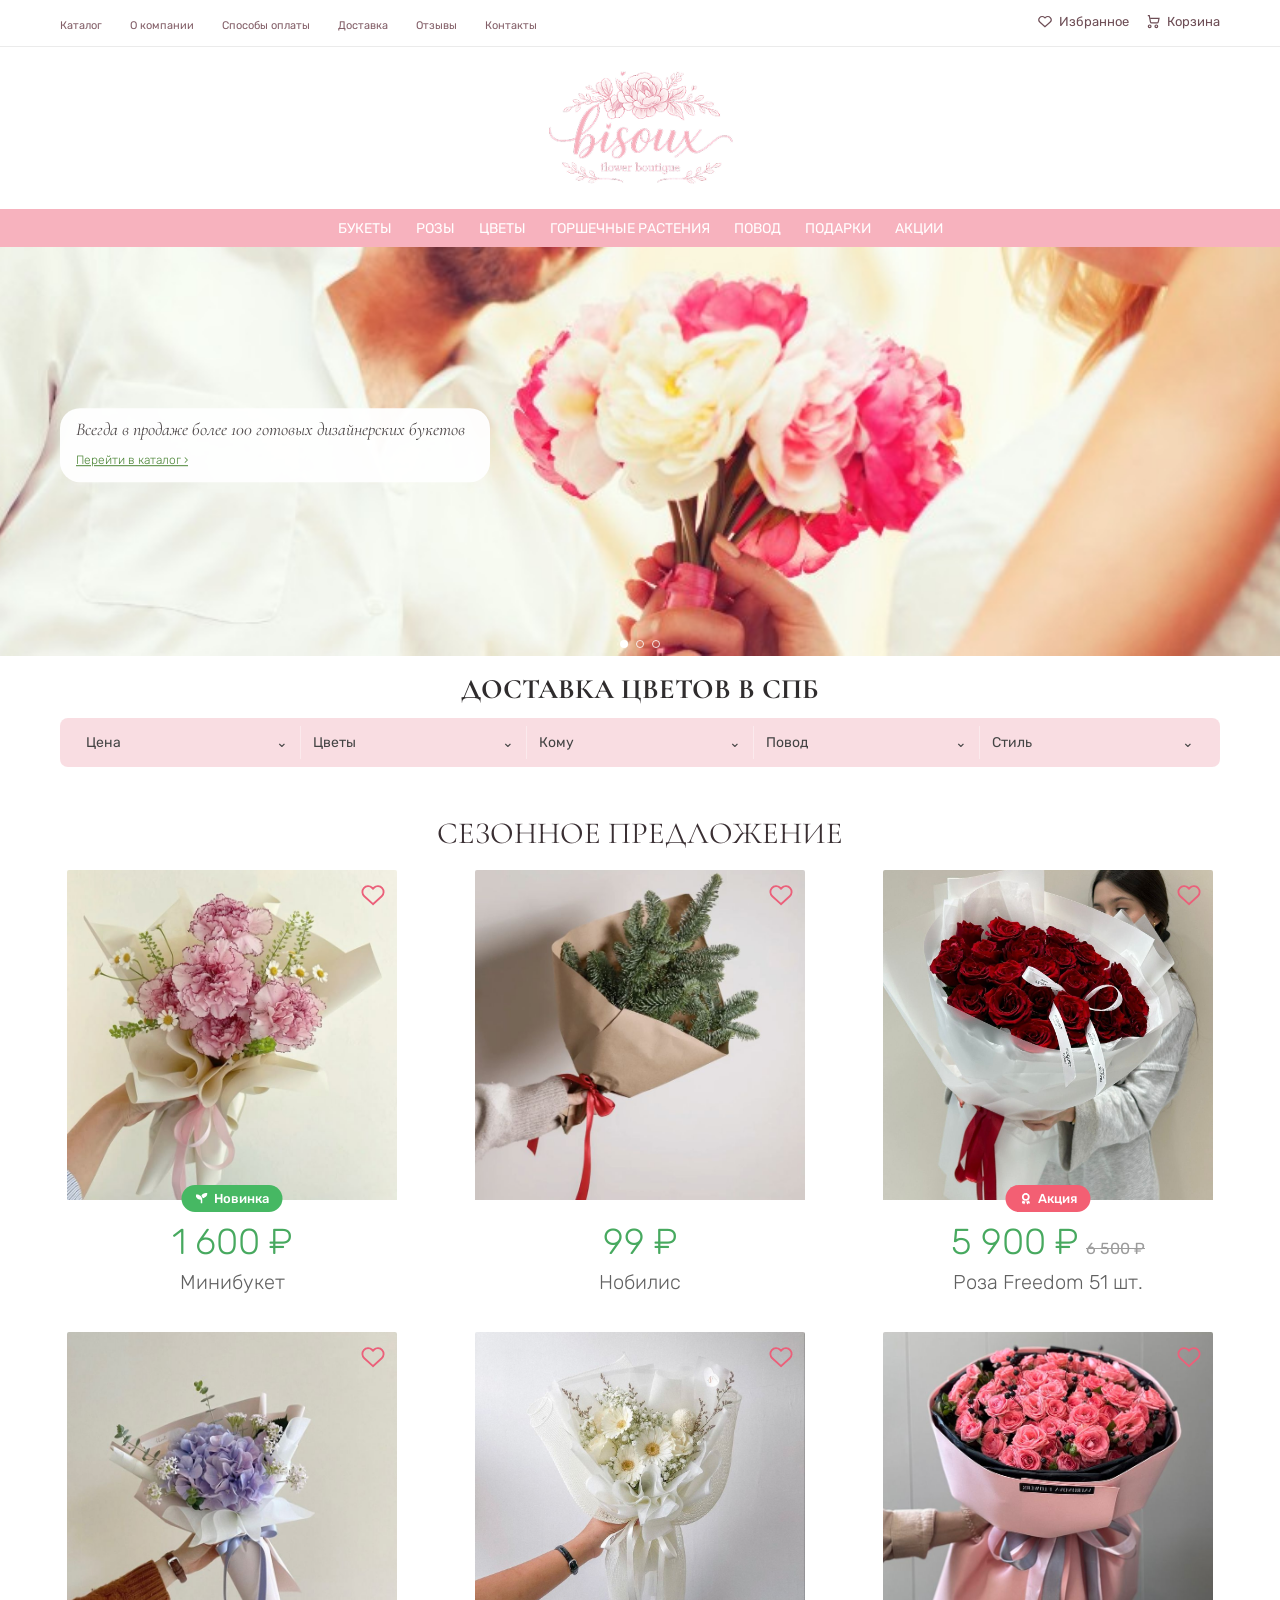
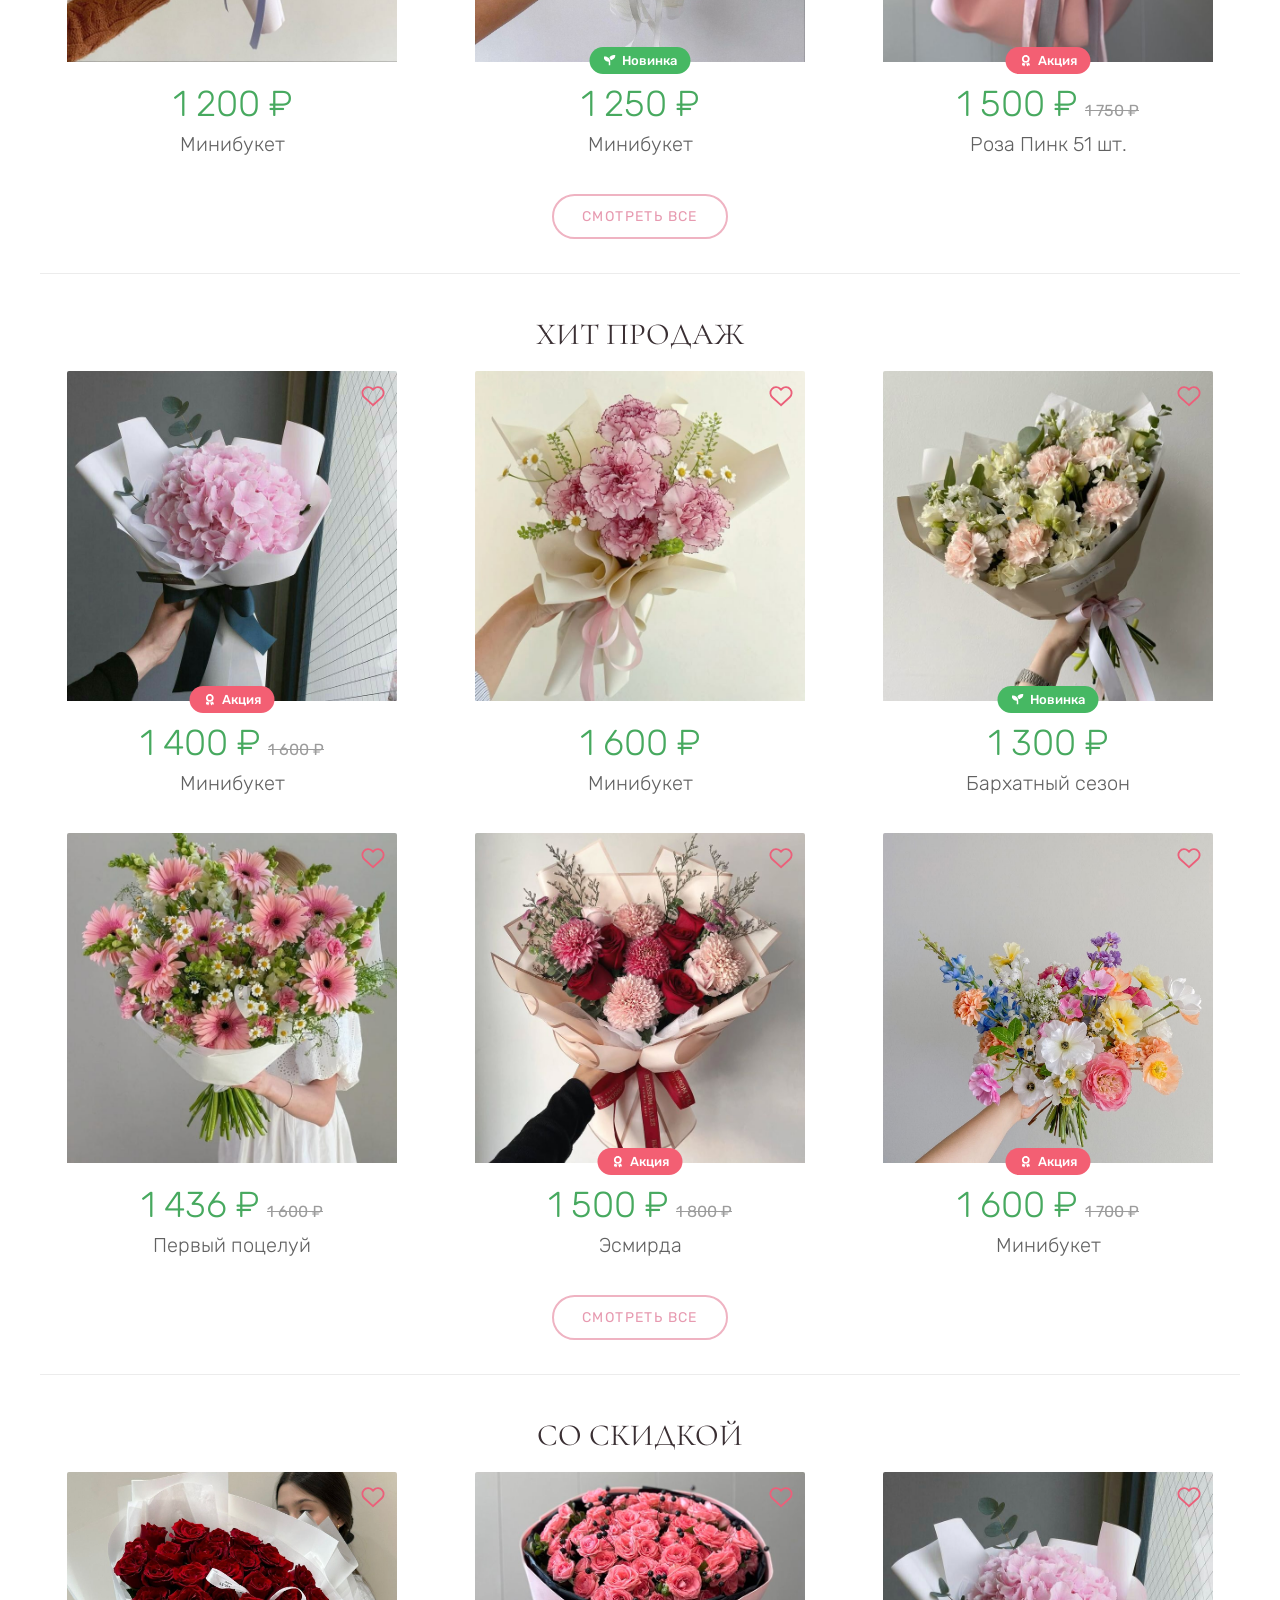
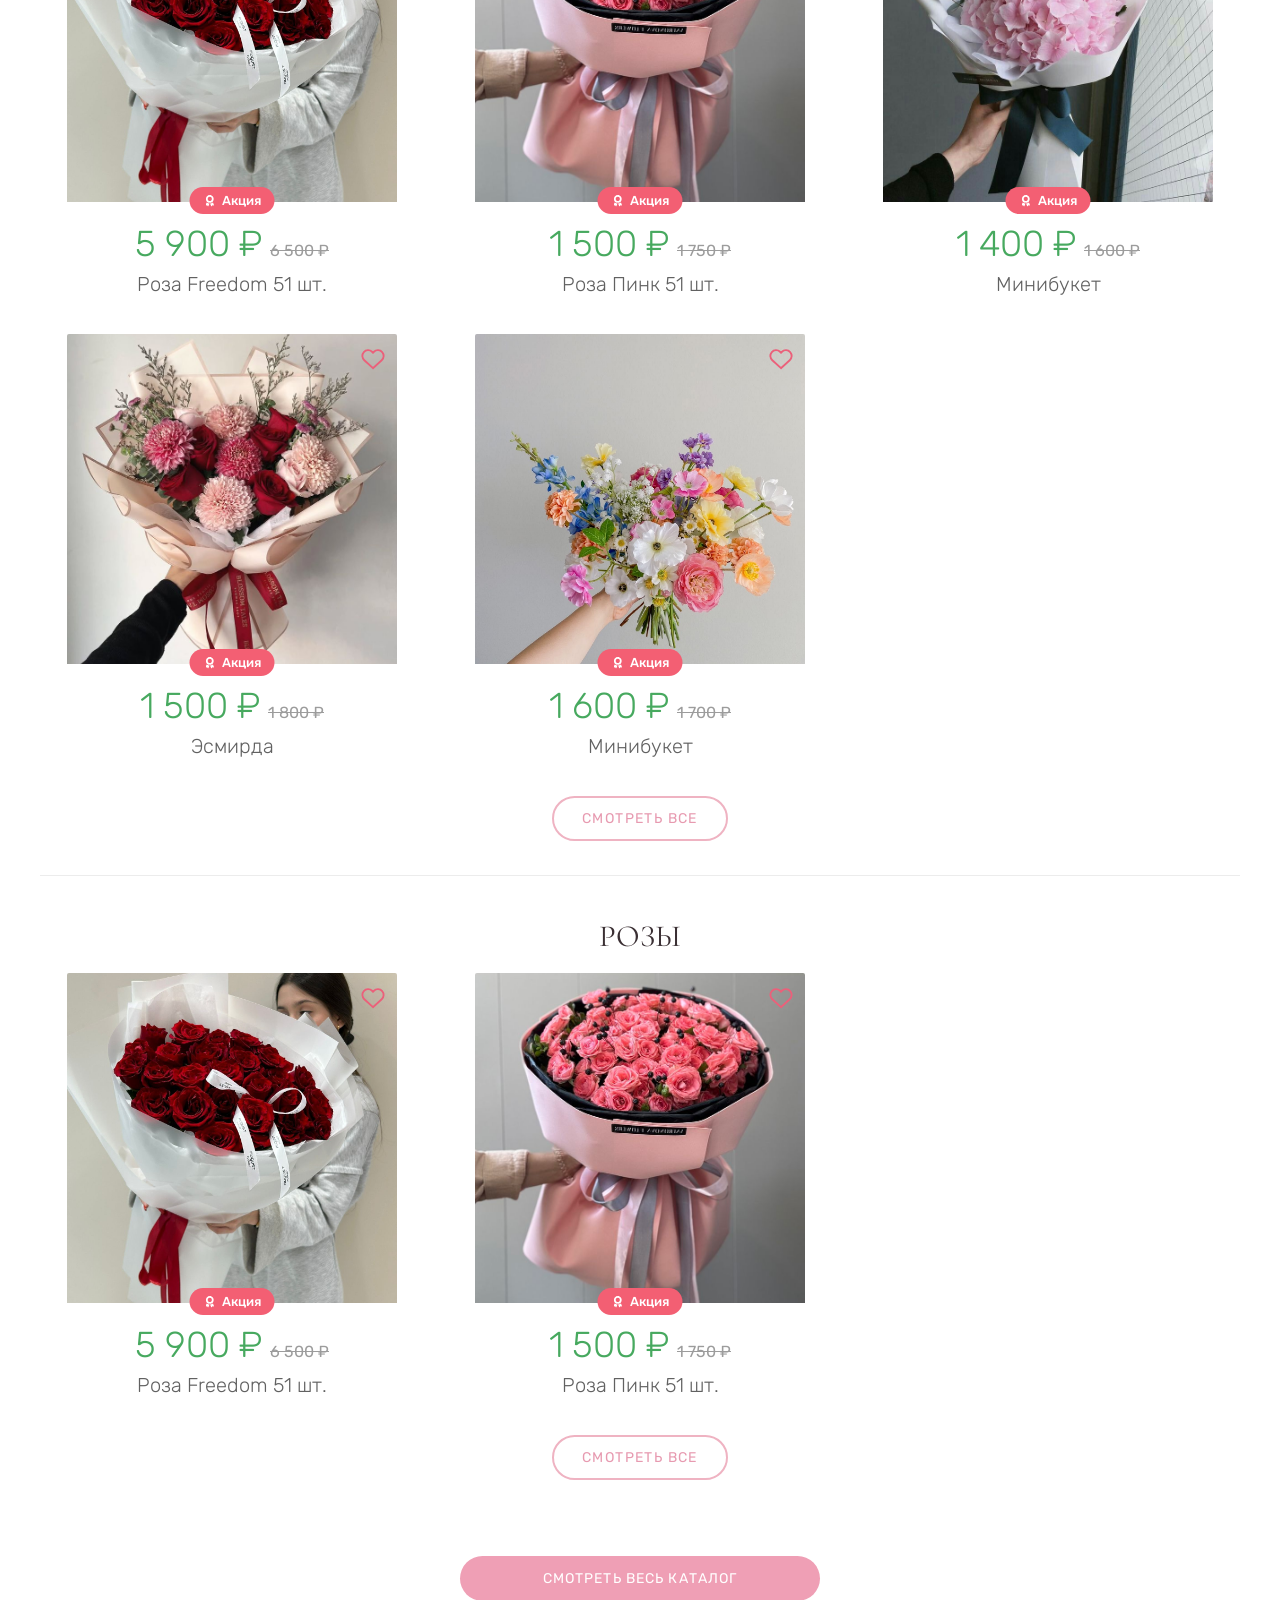
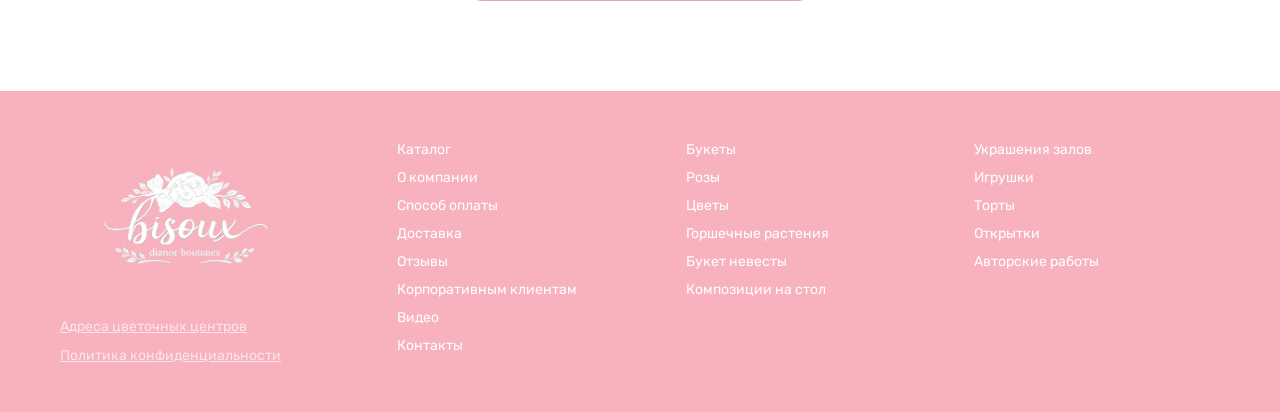
<file: index.html>
<!doctype html>
<html lang="ru">
  <head>
    <meta charset="UTF-8" />
    <meta name="viewport" content="width=device-width, initial-scale=1.0" />
    <title>Bisoux — Главная</title>
    <link rel="stylesheet" href="./css/styles.css" />
  </head>
  <body data-page="home">
    <header class="header">
      <div class="header__top">
        <div class="container header__top-inner">
          <nav aria-label="Главное меню">
            <ul class="header__top-links">
              <li><a href="index.html">Каталог</a></li>
              <li><a href="about.html">О компании</a></li>
              <li><a href="#">Способы оплаты</a></li>
              <li><a href="#">Доставка</a></li>
              <li><a href="#">Отзывы</a></li>
              <li><a href="#">Контакты</a></li>
            </ul>
          </nav>
          <nav aria-label="Навигация по страницам">
            <ul class="header__routes">
              <li>
                <a href="favorites.html" data-nav="favorites">
                  <svg viewBox="0 0 24 24" aria-hidden="true"><path d="M12 20.7 4.55 13.9a4.94 4.94 0 0 1-.4-6.97 4.89 4.89 0 0 1 7.03-.31L12 7.43l.82-.81a4.89 4.89 0 0 1 7.03.31 4.94 4.94 0 0 1-.4 6.97L12 20.7Z"></path></svg>
                  Избранное
                  <span id="header-fav-count" class="header__counter" hidden>0</span>
                </a>
              </li>
              <li>
                <a href="cart.html" data-nav="cart">
                  <svg viewBox="0 0 24 24" aria-hidden="true"><path d="M7 18a2 2 0 1 0 0 4 2 2 0 0 0 0-4Zm10 0a2 2 0 1 0 0 4 2 2 0 0 0 0-4ZM4.2 4h2.2l1.74 9.2a2 2 0 0 0 1.97 1.63h7.84a2 2 0 0 0 1.96-1.59L21 8H8.2"></path></svg>
                  Корзина
                  <span id="header-cart-count" class="header__counter" hidden>0</span>
                </a>
              </li>
            </ul>
          </nav>
        </div>
      </div>
      <div class="header__middle">
        <div class="container">
          <a href="index.html" class="header__logo-link">
            <div class="header__search">
              <img src="./assets/images/logo.png" alt="Bisoux flower boutique" />
            </div>
          </a>
        </div>
      </div>
      <div class="header__bottom">
        <div class="container">
          <nav aria-label="Категории">
            <ul class="header__category-links">
              <li><a href="index.html">Букеты</a></li>
              <li><a href="#">Розы</a></li>
              <li><a href="#">Цветы</a></li>
              <li><a href="#">Горшечные растения</a></li>
              <li><a href="#">Повод</a></li>
              <li><a href="#">Подарки</a></li>
              <li><a href="#">Акции</a></li>
            </ul>
          </nav>
        </div>
      </div>
    </header>

    <main class="home-page">
      <section class="home-slider" aria-label="Промо-слайдер">
        <div class="home-slider__track">
          <article class="home-slider__slide">
            <img src="./assets/images/main-hero.png" alt="Промо слайд 1" />
            <div class="home-slider__card">
              <p>Всегда в продаже более 100 готовых дизайнерских букетов</p>
              <button type="button">Перейти в каталог ›</button>
            </div>
          </article>
          <article class="home-slider__slide">
            <img src="./assets/images/main-hero.png" alt="Промо слайд 2" />
            <div class="home-slider__card">
              <p>Свежие цветы каждый день и быстрая доставка по всему городу</p>
              <button type="button">Перейти в каталог ›</button>
            </div>
          </article>
          <article class="home-slider__slide">
            <img src="./assets/images/main-hero.png" alt="Промо слайд 3" />
            <div class="home-slider__card">
              <p>Собираем авторские композиции для самых важных поводов</p>
              <button type="button">Перейти в каталог ›</button>
            </div>
          </article>
        </div>
        <div class="home-slider__dots">
          <button type="button" class="home-slider__dot is-active" aria-label="Слайд 1"></button>
          <button type="button" class="home-slider__dot" aria-label="Слайд 2"></button>
          <button type="button" class="home-slider__dot" aria-label="Слайд 3"></button>
        </div>
      </section>

      <div class="home-top">
        <div class="container">
          <h1 class="home-title">Доставка цветов в СПБ</h1>
          <div class="home-filters" aria-label="Фильтры каталога">
            <button type="button">Цена <span>⌄</span></button>
            <button type="button">Цветы <span>⌄</span></button>
            <button type="button">Кому <span>⌄</span></button>
            <button type="button">Повод <span>⌄</span></button>
            <button type="button">Стиль <span>⌄</span></button>
          </div>
        </div>
      </div>

      <div class="container home-catalog">
        <div id="catalog-sections"></div>
        <button type="button" class="btn-catalog-big">Смотреть весь каталог</button>
      </div>
    </main>

    <footer class="footer">
      <div class="container footer__inner">
        <div class="footer__brand">
          <a href="index.html" class="footer__logo-link">
            <img src="./assets/images/logo-white.png" alt="Bisoux flower boutique" />
          </a>
          <a href="#">Адреса цветочных центров</a>
          <a href="#">Политика конфиденциальности</a>
        </div>
        <nav aria-label="Компания">
          <ul class="footer__links">
            <li><a href="index.html">Каталог</a></li><li><a href="about.html">О компании</a></li><li><a href="#">Способ оплаты</a></li><li><a href="#">Доставка</a></li><li><a href="#">Отзывы</a></li><li><a href="#">Корпоративным клиентам</a></li><li><a href="#">Видео</a></li><li><a href="#">Контакты</a></li>
          </ul>
        </nav>
        <nav aria-label="Каталог">
          <ul class="footer__links">
            <li><a href="index.html">Букеты</a></li><li><a href="#">Розы</a></li><li><a href="#">Цветы</a></li><li><a href="#">Горшечные растения</a></li><li><a href="#">Букет невесты</a></li><li><a href="#">Композиции на стол</a></li>
          </ul>
        </nav>
        <nav aria-label="Дополнительно">
          <ul class="footer__links">
            <li><a href="#">Украшения залов</a></li><li><a href="#">Игрушки</a></li><li><a href="#">Торты</a></li><li><a href="#">Открытки</a></li><li><a href="#">Авторские работы</a></li>
          </ul>
        </nav>
      </div>
    </footer>

    <script src="./js/script.js"></script>
  </body>
</html>
</file>
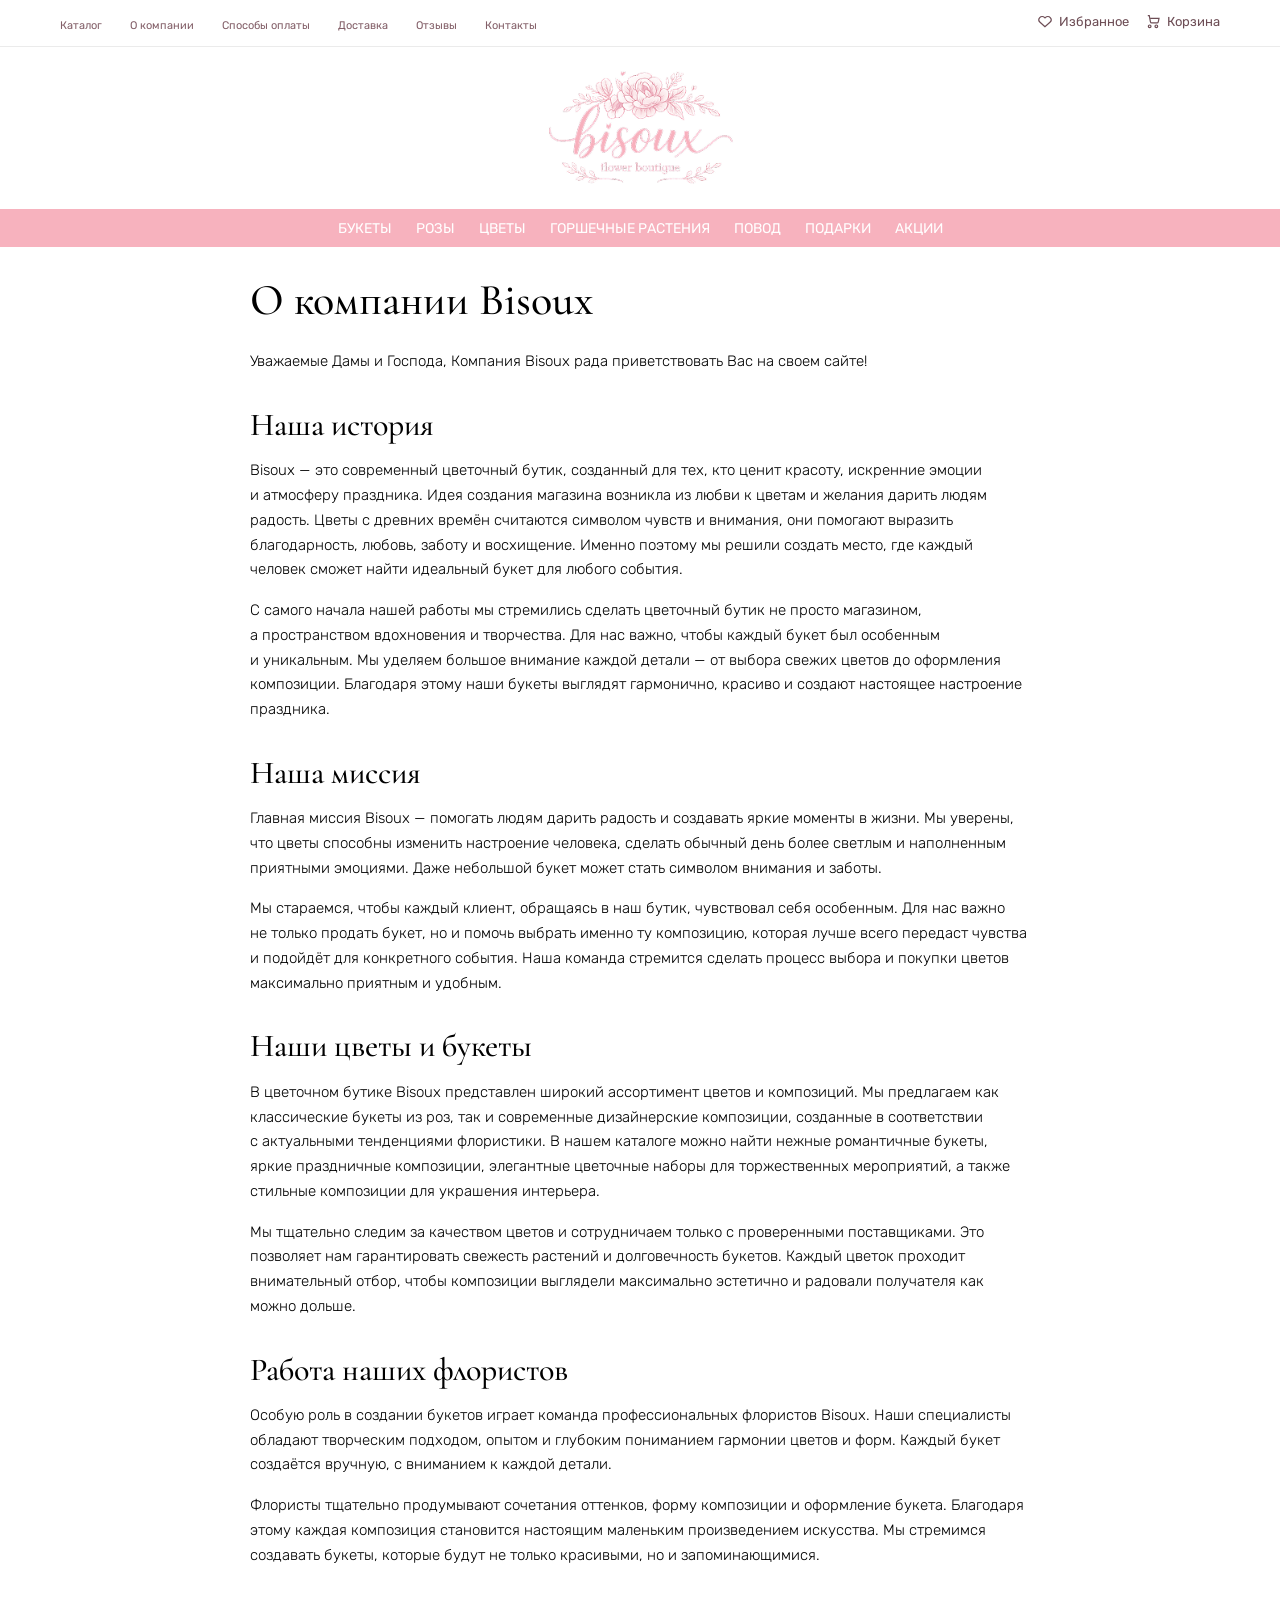
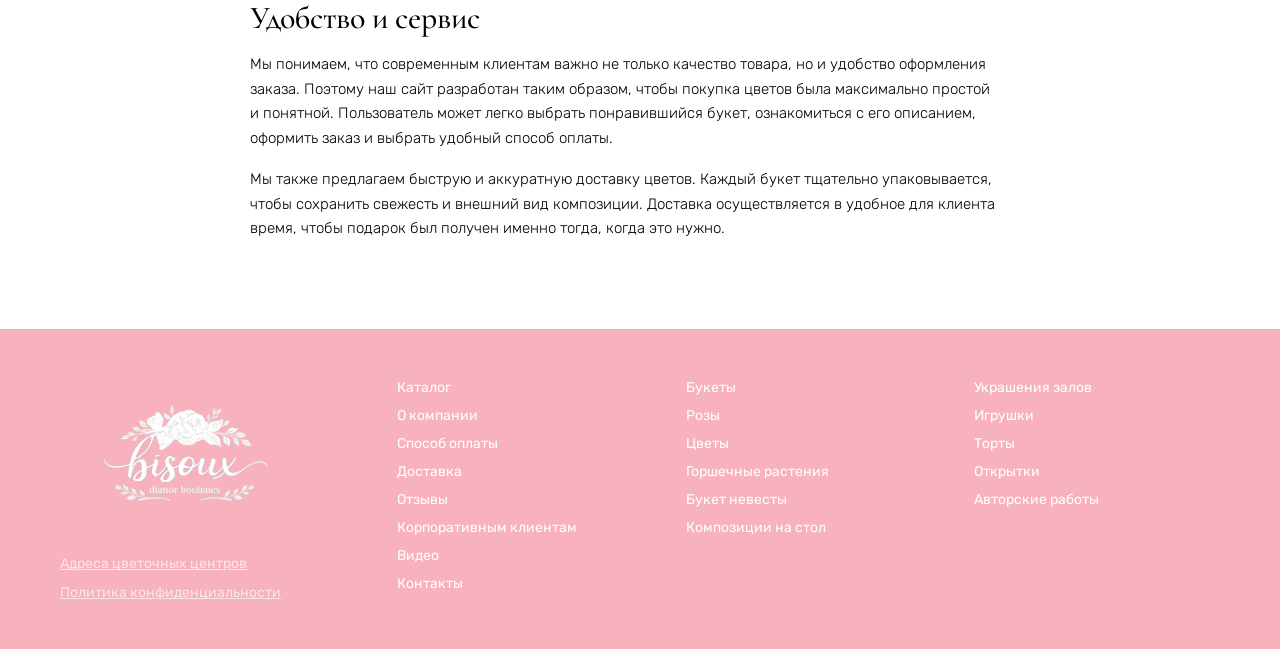
<file: about.html>
<!doctype html>
<html lang="ru">
  <head>
    <meta charset="UTF-8" />
    <meta name="viewport" content="width=device-width, initial-scale=1.0" />
    <title>Bisoux — О компании</title>
    <link rel="stylesheet" href="./css/styles.css" />
  </head>
  <body data-page="about">
    <header class="header">
      <div class="header__top">
        <div class="container header__top-inner">
          <nav aria-label="Главное меню">
            <ul class="header__top-links">
              <li><a href="index.html">Каталог</a></li>
              <li><a href="about.html">О компании</a></li>
              <li><a href="#">Способы оплаты</a></li>
              <li><a href="#">Доставка</a></li>
              <li><a href="#">Отзывы</a></li>
              <li><a href="#">Контакты</a></li>
            </ul>
          </nav>
          <nav aria-label="Навигация по страницам">
            <ul class="header__routes">
              <li>
                <a href="favorites.html" data-nav="favorites">
                  <svg viewBox="0 0 24 24" aria-hidden="true"><path d="M12 20.7 4.55 13.9a4.94 4.94 0 0 1-.4-6.97 4.89 4.89 0 0 1 7.03-.31L12 7.43l.82-.81a4.89 4.89 0 0 1 7.03.31 4.94 4.94 0 0 1-.4 6.97L12 20.7Z"></path></svg>
                  Избранное
                  <span id="header-fav-count" class="header__counter" hidden>0</span>
                </a>
              </li>
              <li>
                <a href="cart.html" data-nav="cart">
                  <svg viewBox="0 0 24 24" aria-hidden="true"><path d="M7 18a2 2 0 1 0 0 4 2 2 0 0 0 0-4Zm10 0a2 2 0 1 0 0 4 2 2 0 0 0 0-4ZM4.2 4h2.2l1.74 9.2a2 2 0 0 0 1.97 1.63h7.84a2 2 0 0 0 1.96-1.59L21 8H8.2"></path></svg>
                  Корзина
                  <span id="header-cart-count" class="header__counter" hidden>0</span>
                </a>
              </li>
            </ul>
          </nav>
        </div>
      </div>
      <div class="header__middle">
        <div class="container">
          <a href="index.html" class="header__logo-link">
            <div class="header__search">
              <img src="./assets/images/logo.png" alt="Bisoux flower boutique" />
            </div>
          </a>
        </div>
      </div>
      <div class="header__bottom">
        <div class="container">
          <nav aria-label="Категории">
            <ul class="header__category-links">
              <li><a href="index.html">Букеты</a></li>
              <li><a href="#">Розы</a></li>
              <li><a href="#">Цветы</a></li>
              <li><a href="#">Горшечные растения</a></li>
              <li><a href="#">Повод</a></li>
              <li><a href="#">Подарки</a></li>
              <li><a href="#">Акции</a></li>
            </ul>
          </nav>
        </div>
      </div>
    </header>

    <main class="about-page">
      <div class="container about-page__inner">
        <h1 class="about-page__title">О компании Bisoux</h1>

        <p class="about-page__lead">
          Уважаемые Дамы и&nbsp;Господа, Компания Bisoux рада приветствовать Вас на&nbsp;своем сайте!
        </p>

        <h2>Наша история</h2>
        <p>
          Bisoux&nbsp;— это современный цветочный бутик, созданный для тех, кто ценит красоту, искренние эмоции и&nbsp;атмосферу праздника. Идея создания магазина возникла из&nbsp;любви к&nbsp;цветам и&nbsp;желания дарить людям радость. Цветы с&nbsp;древних времён считаются символом чувств и&nbsp;внимания, они помогают выразить благодарность, любовь, заботу и&nbsp;восхищение. Именно поэтому мы&nbsp;решили создать место, где каждый человек сможет найти идеальный букет для любого события.
        </p>
        <p>
          С&nbsp;самого начала нашей работы мы&nbsp;стремились сделать цветочный бутик не&nbsp;просто магазином, а&nbsp;пространством вдохновения и&nbsp;творчества. Для нас важно, чтобы каждый букет был особенным и&nbsp;уникальным. Мы&nbsp;уделяем большое внимание каждой детали&nbsp;— от&nbsp;выбора свежих цветов до&nbsp;оформления композиции. Благодаря этому наши букеты выглядят гармонично, красиво и&nbsp;создают настоящее настроение праздника.
        </p>

        <h2>Наша миссия</h2>
        <p>
          Главная миссия Bisoux&nbsp;— помогать людям дарить радость и&nbsp;создавать яркие моменты в&nbsp;жизни. Мы&nbsp;уверены, что цветы способны изменить настроение человека, сделать обычный день более светлым и&nbsp;наполненным приятными эмоциями. Даже небольшой букет может стать символом внимания и&nbsp;заботы.
        </p>
        <p>
          Мы&nbsp;стараемся, чтобы каждый клиент, обращаясь в&nbsp;наш бутик, чувствовал себя особенным. Для нас важно не&nbsp;только продать букет, но&nbsp;и&nbsp;помочь выбрать именно ту&nbsp;композицию, которая лучше всего передаст чувства и&nbsp;подойдёт для конкретного события. Наша команда стремится сделать процесс выбора и&nbsp;покупки цветов максимально приятным и&nbsp;удобным.
        </p>

        <h2>Наши цветы и&nbsp;букеты</h2>
        <p>
          В&nbsp;цветочном бутике Bisoux представлен широкий ассортимент цветов и&nbsp;композиций. Мы&nbsp;предлагаем как классические букеты из&nbsp;роз, так и&nbsp;современные дизайнерские композиции, созданные в&nbsp;соответствии с&nbsp;актуальными тенденциями флористики. В&nbsp;нашем каталоге можно найти нежные романтичные букеты, яркие праздничные композиции, элегантные цветочные наборы для торжественных мероприятий, а&nbsp;также стильные композиции для украшения интерьера.
        </p>
        <p>
          Мы&nbsp;тщательно следим за&nbsp;качеством цветов и&nbsp;сотрудничаем только с&nbsp;проверенными поставщиками. Это позволяет нам гарантировать свежесть растений и&nbsp;долговечность букетов. Каждый цветок проходит внимательный отбор, чтобы композиции выглядели максимально эстетично и&nbsp;радовали получателя как можно дольше.
        </p>

        <h2>Работа наших флористов</h2>
        <p>
          Особую роль в&nbsp;создании букетов играет команда профессиональных флористов Bisoux. Наши специалисты обладают творческим подходом, опытом и&nbsp;глубоким пониманием гармонии цветов и&nbsp;форм. Каждый букет создаётся вручную, с&nbsp;вниманием к&nbsp;каждой детали.
        </p>
        <p>
          Флористы тщательно продумывают сочетания оттенков, форму композиции и&nbsp;оформление букета. Благодаря этому каждая композиция становится настоящим маленьким произведением искусства. Мы&nbsp;стремимся создавать букеты, которые будут не&nbsp;только красивыми, но&nbsp;и&nbsp;запоминающимися.
        </p>

        <h2>Удобство и&nbsp;сервис</h2>
        <p>
          Мы&nbsp;понимаем, что современным клиентам важно не&nbsp;только качество товара, но&nbsp;и&nbsp;удобство оформления заказа. Поэтому наш сайт разработан таким образом, чтобы покупка цветов была максимально простой и&nbsp;понятной. Пользователь может легко выбрать понравившийся букет, ознакомиться с&nbsp;его описанием, оформить заказ и&nbsp;выбрать удобный способ оплаты.
        </p>
        <p>
          Мы&nbsp;также предлагаем быструю и&nbsp;аккуратную доставку цветов. Каждый букет тщательно упаковывается, чтобы сохранить свежесть и&nbsp;внешний вид композиции. Доставка осуществляется в&nbsp;удобное для клиента время, чтобы подарок был получен именно тогда, когда это нужно.
        </p>
      </div>
    </main>

    <footer class="footer">
      <div class="container footer__inner">
        <div class="footer__brand">
          <a href="index.html" class="footer__logo-link">
            <img src="./assets/images/logo-white.png" alt="Bisoux flower boutique" />
          </a>
          <a href="#">Адреса цветочных центров</a>
          <a href="#">Политика конфиденциальности</a>
        </div>
        <nav aria-label="Компания">
          <ul class="footer__links">
            <li><a href="index.html">Каталог</a></li>
            <li><a href="about.html">О компании</a></li>
            <li><a href="#">Способ оплаты</a></li>
            <li><a href="#">Доставка</a></li>
            <li><a href="#">Отзывы</a></li>
            <li><a href="#">Корпоративным клиентам</a></li>
            <li><a href="#">Видео</a></li>
            <li><a href="#">Контакты</a></li>
          </ul>
        </nav>
        <nav aria-label="Каталог">
          <ul class="footer__links">
            <li><a href="index.html">Букеты</a></li>
            <li><a href="#">Розы</a></li>
            <li><a href="#">Цветы</a></li>
            <li><a href="#">Горшечные растения</a></li>
            <li><a href="#">Букет невесты</a></li>
            <li><a href="#">Композиции на стол</a></li>
          </ul>
        </nav>
        <nav aria-label="Дополнительно">
          <ul class="footer__links">
            <li><a href="#">Украшения залов</a></li>
            <li><a href="#">Игрушки</a></li>
            <li><a href="#">Торты</a></li>
            <li><a href="#">Открытки</a></li>
            <li><a href="#">Авторские работы</a></li>
          </ul>
        </nav>
      </div>
    </footer>

    <script src="./js/script.js"></script>
  </body>
</html>
</file>
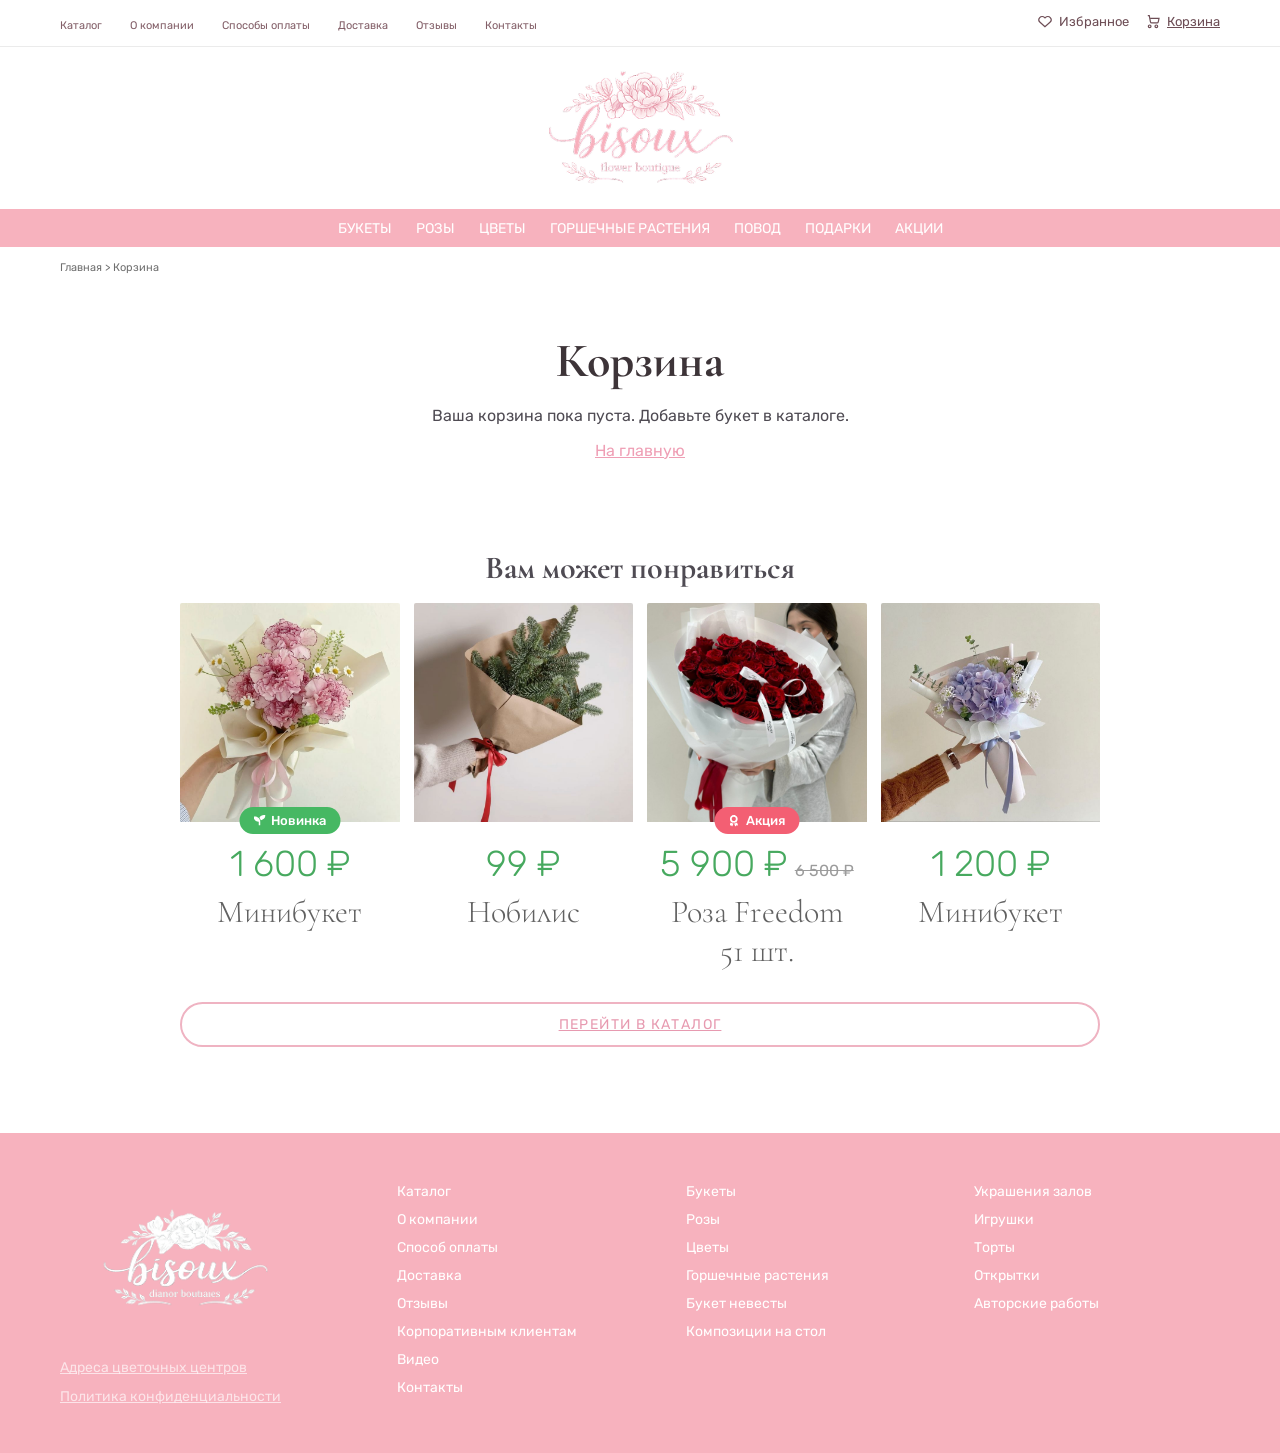
<file: cart.html>
<!doctype html>
<html lang="ru">
  <head>
    <meta charset="UTF-8" />
    <meta name="viewport" content="width=device-width, initial-scale=1.0" />
    <title>Bisoux — Корзина</title>
    <link rel="stylesheet" href="./css/styles.css" />
  </head>
  <body data-page="cart">
    <header class="header">
      <div class="header__top">
        <div class="container header__top-inner">
          <nav aria-label="Главное меню">
            <ul class="header__top-links">
              <li><a href="index.html">Каталог</a></li>
              <li><a href="about.html">О компании</a></li>
              <li><a href="#">Способы оплаты</a></li>
              <li><a href="#">Доставка</a></li>
              <li><a href="#">Отзывы</a></li>
              <li><a href="#">Контакты</a></li>
            </ul>
          </nav>
          <nav aria-label="Навигация по страницам">
            <ul class="header__routes">
              <li>
                <a href="favorites.html" data-nav="favorites">
                  <svg viewBox="0 0 24 24" aria-hidden="true"><path d="M12 20.7 4.55 13.9a4.94 4.94 0 0 1-.4-6.97 4.89 4.89 0 0 1 7.03-.31L12 7.43l.82-.81a4.89 4.89 0 0 1 7.03.31 4.94 4.94 0 0 1-.4 6.97L12 20.7Z"></path></svg>
                  Избранное
                  <span id="header-fav-count" class="header__counter" hidden>0</span>
                </a>
              </li>
              <li>
                <a href="cart.html" data-nav="cart">
                  <svg viewBox="0 0 24 24" aria-hidden="true"><path d="M7 18a2 2 0 1 0 0 4 2 2 0 0 0 0-4Zm10 0a2 2 0 1 0 0 4 2 2 0 0 0 0-4ZM4.2 4h2.2l1.74 9.2a2 2 0 0 0 1.97 1.63h7.84a2 2 0 0 0 1.96-1.59L21 8H8.2"></path></svg>
                  Корзина
                  <span id="header-cart-count" class="header__counter" hidden>0</span>
                </a>
              </li>
            </ul>
          </nav>
        </div>
      </div>
      <div class="header__middle">
        <div class="container">
          <a href="index.html" class="header__logo-link">
            <div class="header__search">
              <img src="./assets/images/logo.png" alt="Bisoux flower boutique" />
            </div>
          </a>
        </div>
      </div>
      <div class="header__bottom">
        <div class="container">
          <nav aria-label="Категории">
            <ul class="header__category-links">
              <li><a href="index.html">Букеты</a></li>
              <li><a href="#">Розы</a></li>
              <li><a href="#">Цветы</a></li>
              <li><a href="#">Горшечные растения</a></li>
              <li><a href="#">Повод</a></li>
              <li><a href="#">Подарки</a></li>
              <li><a href="#">Акции</a></li>
            </ul>
          </nav>
        </div>
      </div>
    </header>

    <main class="cart-page">
      <div class="container">
        <p class="breadcrumbs">Главная &gt; Корзина</p>

        <div id="cart-empty" class="empty-msg">
          <h1>Корзина</h1>
          <p>Ваша корзина пока пуста. Добавьте букет в каталоге.</p>
          <p><a href="index.html">На главную</a></p>
        </div>

        <section class="cart-panel" hidden>
          <div class="cart-head">
            <h1>Корзина</h1>
            <button type="button" id="cart-clear">Очистить</button>
          </div>
          <div id="cart-lines"></div>
          <div class="cart-checkout">
            <div class="cart-promo">
              <label for="promo">Промокод:</label>
              <input id="promo" type="text" />
            </div>
            <div class="cart-total">
              <span>Итого:</span>
              <strong id="cart-total-sum">0 ₽</strong>
            </div>
          </div>
          <div class="cart-actions">
            <a href="index.html">Продолжить покупки</a>
            <button type="button" class="checkout">Оформить заказ</button>
          </div>
        </section>

        <section class="recommend">
          <h3>Вам может понравиться</h3>
          <div id="recommend-grid" class="recommend-grid"></div>
          <p><a href="index.html" class="btn-show-all" style="margin-top: 16px">Перейти в каталог</a></p>
        </section>
      </div>
    </main>

    <footer class="footer">
      <div class="container footer__inner">
        <div class="footer__brand">
          <a href="index.html" class="footer__logo-link">
            <img src="./assets/images/logo-white.png" alt="Bisoux flower boutique" />
          </a>
          <a href="#">Адреса цветочных центров</a>
          <a href="#">Политика конфиденциальности</a>
        </div>
        <nav aria-label="Компания">
          <ul class="footer__links">
            <li><a href="index.html">Каталог</a></li><li><a href="about.html">О компании</a></li><li><a href="#">Способ оплаты</a></li><li><a href="#">Доставка</a></li><li><a href="#">Отзывы</a></li><li><a href="#">Корпоративным клиентам</a></li><li><a href="#">Видео</a></li><li><a href="#">Контакты</a></li>
          </ul>
        </nav>
        <nav aria-label="Каталог">
          <ul class="footer__links">
            <li><a href="index.html">Букеты</a></li><li><a href="#">Розы</a></li><li><a href="#">Цветы</a></li><li><a href="#">Горшечные растения</a></li><li><a href="#">Букет невесты</a></li><li><a href="#">Композиции на стол</a></li>
          </ul>
        </nav>
        <nav aria-label="Дополнительно">
          <ul class="footer__links">
            <li><a href="#">Украшения залов</a></li><li><a href="#">Игрушки</a></li><li><a href="#">Торты</a></li><li><a href="#">Открытки</a></li><li><a href="#">Авторские работы</a></li>
          </ul>
        </nav>
      </div>
    </footer>

    <script src="./js/script.js"></script>
  </body>
</html>
</file>
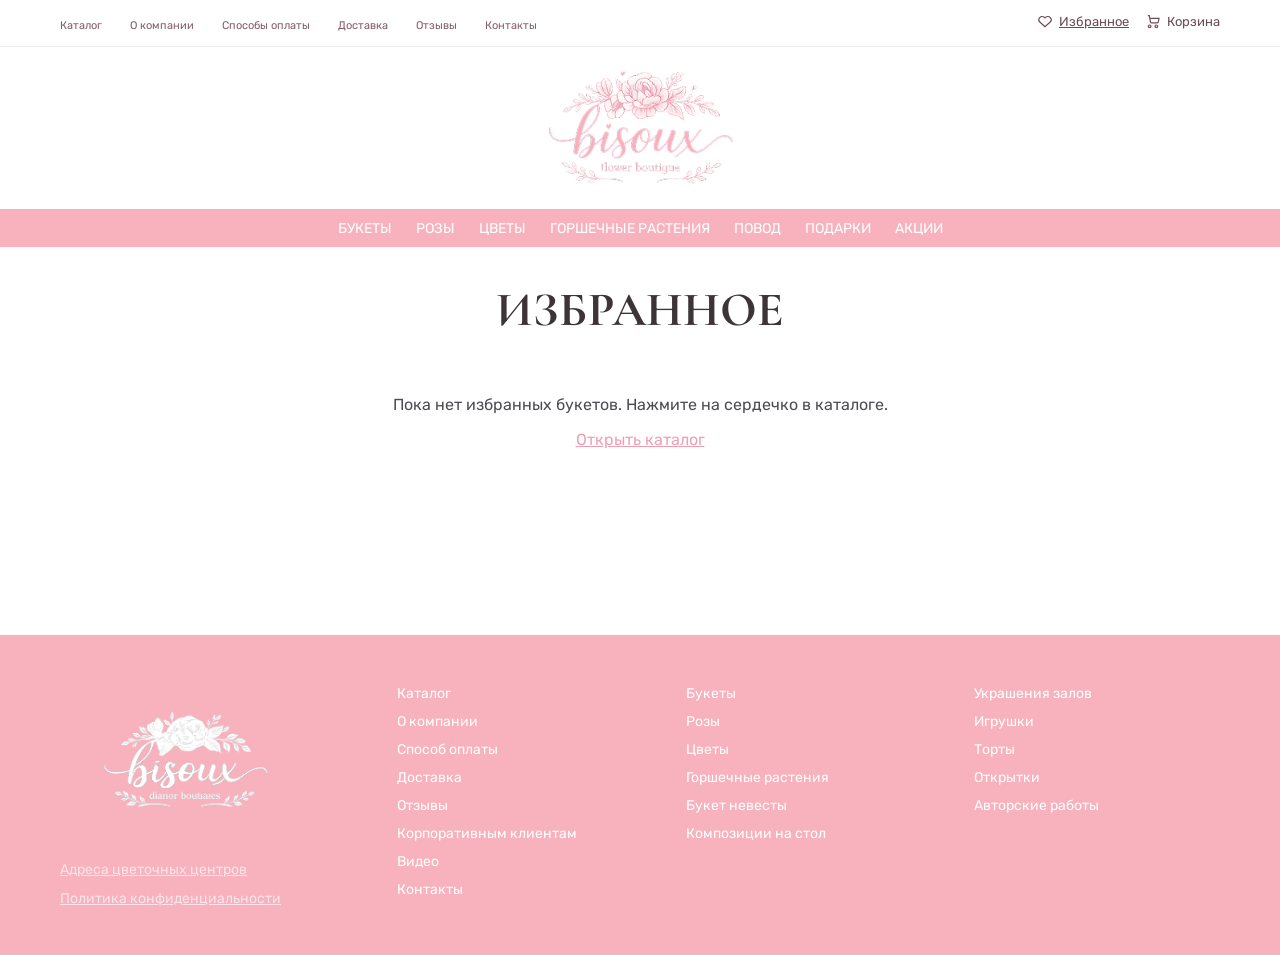
<file: favorites.html>
<!doctype html>
<html lang="ru">
  <head>
    <meta charset="UTF-8" />
    <meta name="viewport" content="width=device-width, initial-scale=1.0" />
    <title>Bisoux — Избранное</title>
    <link rel="stylesheet" href="./css/styles.css" />
  </head>
  <body data-page="favorites">
    <header class="header">
      <div class="header__top">
        <div class="container header__top-inner">
          <nav aria-label="Главное меню">
            <ul class="header__top-links">
              <li><a href="index.html">Каталог</a></li>
              <li><a href="about.html">О компании</a></li>
              <li><a href="#">Способы оплаты</a></li>
              <li><a href="#">Доставка</a></li>
              <li><a href="#">Отзывы</a></li>
              <li><a href="#">Контакты</a></li>
            </ul>
          </nav>
          <nav aria-label="Навигация по страницам">
            <ul class="header__routes">
              <li>
                <a href="favorites.html" data-nav="favorites">
                  <svg viewBox="0 0 24 24" aria-hidden="true"><path d="M12 20.7 4.55 13.9a4.94 4.94 0 0 1-.4-6.97 4.89 4.89 0 0 1 7.03-.31L12 7.43l.82-.81a4.89 4.89 0 0 1 7.03.31 4.94 4.94 0 0 1-.4 6.97L12 20.7Z"></path></svg>
                  Избранное
                  <span id="header-fav-count" class="header__counter" hidden>0</span>
                </a>
              </li>
              <li>
                <a href="cart.html" data-nav="cart">
                  <svg viewBox="0 0 24 24" aria-hidden="true"><path d="M7 18a2 2 0 1 0 0 4 2 2 0 0 0 0-4Zm10 0a2 2 0 1 0 0 4 2 2 0 0 0 0-4ZM4.2 4h2.2l1.74 9.2a2 2 0 0 0 1.97 1.63h7.84a2 2 0 0 0 1.96-1.59L21 8H8.2"></path></svg>
                  Корзина
                  <span id="header-cart-count" class="header__counter" hidden>0</span>
                </a>
              </li>
            </ul>
          </nav>
        </div>
      </div>
      <div class="header__middle">
        <div class="container">
          <a href="index.html" class="header__logo-link">
            <div class="header__search">
              <img src="./assets/images/logo.png" alt="Bisoux flower boutique" />
            </div>
          </a>
        </div>
      </div>
      <div class="header__bottom">
        <div class="container">
          <nav aria-label="Категории">
            <ul class="header__category-links">
              <li><a href="index.html">Букеты</a></li>
              <li><a href="#">Розы</a></li>
              <li><a href="#">Цветы</a></li>
              <li><a href="#">Горшечные растения</a></li>
              <li><a href="#">Повод</a></li>
              <li><a href="#">Подарки</a></li>
              <li><a href="#">Акции</a></li>
            </ul>
          </nav>
        </div>
      </div>
    </header>

    <main class="cart-page">
      <div class="container">
        <h1 class="home-title" style="margin-top: 20px">Избранное</h1>
        <div id="favorites-empty" class="empty-msg">
          <p>Пока нет избранных букетов. Нажмите на сердечко в каталоге.</p>
          <p><a href="index.html">Открыть каталог</a></p>
        </div>
        <div id="favorites-grid" style="margin: 24px 0 60px"></div>
      </div>
    </main>

    <footer class="footer">
      <div class="container footer__inner">
        <div class="footer__brand">
          <a href="index.html" class="footer__logo-link">
            <img src="./assets/images/logo-white.png" alt="Bisoux flower boutique" />
          </a>
          <a href="#">Адреса цветочных центров</a>
          <a href="#">Политика конфиденциальности</a>
        </div>
        <nav aria-label="Компания">
          <ul class="footer__links">
            <li><a href="index.html">Каталог</a></li><li><a href="about.html">О компании</a></li><li><a href="#">Способ оплаты</a></li><li><a href="#">Доставка</a></li><li><a href="#">Отзывы</a></li><li><a href="#">Корпоративным клиентам</a></li><li><a href="#">Видео</a></li><li><a href="#">Контакты</a></li>
          </ul>
        </nav>
        <nav aria-label="Каталог">
          <ul class="footer__links">
            <li><a href="index.html">Букеты</a></li><li><a href="#">Розы</a></li><li><a href="#">Цветы</a></li><li><a href="#">Горшечные растения</a></li><li><a href="#">Букет невесты</a></li><li><a href="#">Композиции на стол</a></li>
          </ul>
        </nav>
        <nav aria-label="Дополнительно">
          <ul class="footer__links">
            <li><a href="#">Украшения залов</a></li><li><a href="#">Игрушки</a></li><li><a href="#">Торты</a></li><li><a href="#">Открытки</a></li><li><a href="#">Авторские работы</a></li>
          </ul>
        </nav>
      </div>
    </footer>

    <script src="./js/script.js"></script>
  </body>
</html>
</file>
<file: css/styles.css>
@import url('https://fonts.googleapis.com/css2?family=Rubik:wght@300;400;500;700&display=swap');
@import url('https://fonts.googleapis.com/css2?family=Cormorant+Garamond:ital,wght@0,400;0,500;0,600;1,400&display=swap');

:root {
  --font-main: 'Rubik', sans-serif;
  --font-title: 'Cormorant Garamond', serif;
  --container-max-width: 1200px;
  --container-padding-x: 20px;
  --color-page-bg: #ffffff;
  --color-dark: #030204;
  --color-white: #ffffff;
  --color-body: #4f4b53;
  --color-pink-accent: #f7b2be;
  --color-pink-footer: #f7b2be;
}

*,
*::before,
*::after {
  box-sizing: border-box;
}

html,
body {
  margin: 0;
  padding: 0;
}

body {
  font-family: var(--font-main);
  background: var(--color-page-bg);
  color: var(--color-body);
}

a {
  color: inherit;
}

img {
  max-width: 100%;
  display: block;
}

button {
  font-family: inherit;
  cursor: pointer;
}

.container {
  width: min(var(--container-max-width), 100%);
  margin: 0 auto;
  padding-left: var(--container-padding-x);
  padding-right: var(--container-padding-x);
}

/* Header */


.header__top {
  border-bottom: 1px solid rgba(0, 0, 0, 0.08);
}

.header__top-inner {
  min-height: 46px;
  display: flex;
  align-items: center;
  justify-content: space-between;
  gap: 20px;
}

.header__top-links,
.header__routes,
.header__category-links {
  margin: 0;
  padding: 0;
  list-style: none;
  display: flex;
  align-items: center;
}

.header__top-links {
  gap: 28px;
  flex-wrap: wrap;
}

.header__top-links a {
  color: #835f68;
  text-decoration: none;
  font-size: 11px;
}

.header__routes {
  gap: 16px;
}

.header__routes a {
  color: #6d4d55;
  text-decoration: none;
  font-size: 13px;
  display: inline-flex;
  align-items: center;
  gap: 6px;
}

.header__routes a.active {
  text-decoration: underline;
}

.header__routes svg {
  width: 16px;
  height: 16px;
  fill: transparent;
  stroke: currentColor;
  stroke-width: 1.8;
}

.header__counter {
  min-width: 16px;
  height: 16px;
  border-radius: 100px;
  padding: 0 4px;
  display: inline-flex;
  align-items: center;
  justify-content: center;
  background-color: #eb607a;
  color: #fff;
  font-size: 10px;
}

.header__counter[hidden] {
  display: none !important;
}

.header__middle {
  padding: 20px 0;
}

.header__logo-link {
  display: flex;
  justify-content: center;
  text-decoration: none;
  color: inherit;
}

.header__search {
  width: min(760px, 100%);
  min-height: 64px;
  margin: 0 auto;
  background-color: #fff;
  display: flex;
  align-items: center;
  justify-content: center;
}

.header__search img {
  width: 190px;
  max-width: calc(100% - 24px);
  height: auto;
}

.header__bottom {
  background-color: var(--color-pink-accent);
}

.header__category-links {
  min-height: 38px;
  justify-content: center;
  flex-wrap: wrap;
  gap: 24px;
}

.header__category-links a {
  color: #fff;
  text-decoration: none;
  text-transform: uppercase;
  font-size: 14px;
}

/* Footer */
.footer {
  background-color: var(--color-pink-footer);
  padding: 48px 0;
}

.footer__inner {
  display: grid;
  grid-template-columns: 1.2fr 1fr 1fr 1fr;
  gap: 42px;
}

.footer__brand {
  display: flex;
  flex-direction: column;
  gap: 12px;
}

.footer__brand img {
  width: min(250px, 100%);
}

.footer__logo-link {
  display: inline-block;
  text-decoration: none;
  line-height: 0;
}

.footer__brand a {
  color: rgba(255, 255, 255, 0.66);
  text-decoration: underline;
  font-size: 14px;
}

.footer__brand a.footer__logo-link {
  text-decoration: none;
}

/* About page */
.about-page {
  background: #fff;
  color: #000;
  padding: 28px 0 72px;
}

.about-page__inner {
  max-width: 820px;
}

.about-page__title {
  margin: 0 0 24px;
  font-family: var(--font-title);
  font-size: clamp(28px, 4vw, 44px);
  font-weight: 500;
  line-height: 1.15;
  color: #000;
}

.about-page__lead {
  margin: 0 0 28px;
  font-size: 16px;
  line-height: 1.65;
  font-weight: 400;
  color: #000;
}

.about-page h2 {
  margin: 32px 0 14px;
  font-family: var(--font-title);
  font-size: clamp(22px, 2.8vw, 32px);
  font-weight: 500;
  line-height: 1.2;
  color: #000;
}

.about-page p {
  margin: 0 0 16px;
  font-size: 15px;
  line-height: 1.65;
  font-weight: 300;
  color: #000;
}

.footer__links {
  margin: 0;
  padding: 0;
  list-style: none;
  display: flex;
  flex-direction: column;
  gap: 9px;
}

.footer__links a {
  color: #fff;
  text-decoration: none;
  font-size: 14px;
}

/* Home slider */
.home-page {
  background: #fff;
}

.home-slider {
  position: relative;
  width: 100vw;
  margin-left: calc(50% - 50vw);
  overflow: hidden;
  background: #f6f6f6;
}

.home-slider__track {
  display: flex;
  transition: transform 0.55s ease;
}

.home-slider__slide {
  min-width: 100%;
  position: relative;
}

.home-slider__slide img {
  width: 100%;
  height: clamp(240px, 32vw, 470px);
  object-fit: cover;
}

.home-slider__card {
  position: absolute;
  left: max(12px, calc((100vw - 1200px) / 2 + 20px));
  top: 50%;
  transform: translateY(-58%);
  width: min(100% - 24px, 430px);
  background: rgba(255, 255, 255, 0.95);
  border-radius: 20px;
  padding: 12px 16px 14px;
}

.home-slider__card p {
  margin: 0 0 10px;
  font-family: var(--font-title);
  font-size: clamp(17px, 1.4vw, 30px);
  line-height: 1.05;
  font-weight: 400;
  font-style: italic;
  color: #4d4748;
}

.home-slider__card button {
  border: none;
  background: transparent;
  padding: 0;
  color: #4c8637;
  text-decoration: underline;
  font-size: clamp(12px, 0.9vw, 16px);
  font-weight: 300;
}

.home-slider__dots {
  position: absolute;
  left: 50%;
  bottom: 8px;
  transform: translateX(-50%);
  display: flex;
  gap: 8px;
}

.home-slider__dot {
  width: 8px;
  height: 8px;
  border-radius: 50%;
  border: 1px solid rgba(255, 255, 255, 0.85);
  background: transparent;
  padding: 0;
}

.home-slider__dot.is-active {
  background: #fff;
}

.home-top {
  padding: 16px 0 18px;
}

.home-title {
  margin: 0 0 12px;
  text-align: center;
  font-family: var(--font-title);
  text-transform: uppercase;
  font-size: clamp(22px, 2.2vw, 34px);
  color: #2f2c2d;
}

.home-filters {
  display: flex;
  flex-wrap: nowrap;
  align-items: center;
  justify-content: space-between;
  width: 100%;
  padding: 8px 14px;
  border-radius: 8px;
  background-color: rgba(245, 196, 204, 0.57);
}

.home-filters button {
  flex: 1;
  border: none;
  border-right: 1px solid rgba(255, 255, 255, 0.38);
  background: transparent;
  color: #444;
  padding: 8px 12px;
  font-size: 14px;
  display: flex;
  justify-content: space-between;
  align-items: center;
}

.home-filters button:last-child {
  border-right: none;
}

.home-catalog {
  padding: 30px 0 90px;
}

.home-section {
  margin-bottom: 42px;
  padding-bottom: 34px;
  border-bottom: 1px solid #ececec;
}

.home-section:last-of-type {
  border-bottom: none;
}

.home-section h2 {
  margin: 0 0 18px;
  font-family: var(--font-title);
  font-size: clamp(28px, 2.4vw, 35px);
  font-weight: 400;
  color: #3a2f33;
  text-align: center;
  text-transform: uppercase;
}

.product-grid {
  display: grid;
  grid-template-columns: repeat(3, 1fr);
  gap: 24px;
}

.btn-show-all {
  margin: 24px auto 0;
  display: block;
  border: 2px solid #efb3c2;
  border-radius: 999px;
  background: #fff;
  color: #e79ab0;
  text-transform: uppercase;
  letter-spacing: 0.1em;
  font-size: 14px;
  padding: 12px 28px;
}

.btn-catalog-big {
  width: min(100%, 360px);
  margin: 8px auto 0;
  display: block;
  border: none;
  border-radius: 999px;
  background: #ef9fb5;
  color: #fff;
  font-size: 14px;
  padding: 14px 28px;
  text-transform: uppercase;
  letter-spacing: 0.08em;
}

/* Product card (aligned with src/entities/product/ui/ProductCard.css) */
.product-card {
  position: relative;
  display: flex;
  flex-direction: column;
  align-items: center;
  max-width: 330px;
  width: 100%;
  margin: 0 auto;
  background-color: #fff;
  color: var(--color-dark);
  border-radius: 2px;
  overflow: hidden;
  transition:
    box-shadow 0.45s ease,
    transform 0.45s ease,
    border-color 0.3s ease;
}

.product-card.is-favorite {
  border-color: #eb607a;
  background: linear-gradient(180deg, #fff 0%, #fff5f8 100%);
}

.product-card:hover {
  box-shadow: 0 14px 30px rgba(0, 0, 0, 0.16);
  transform: translateY(-2px);
}

.product-card__favorite {
  position: absolute;
  top: 10px;
  right: 10px;
  z-index: 4;
  border: none;
  background: transparent;
  width: 28px;
  height: 28px;
  padding: 0;
  color: #eb607a;
  cursor: pointer;
}

.product-card__favorite svg {
  width: 100%;
  height: 100%;
  fill: transparent;
  stroke: currentColor;
  stroke-width: 1.6;
}

.product-card__favorite.is-active svg {
  fill: rgba(235, 96, 122, 0.95);
  stroke: #eb607a;
}

.product-card__image-wrapper {
  position: relative;
  width: 100%;
}

.product-card__image {
  position: relative;
  z-index: 1;
  width: 100%;
  aspect-ratio: 1 / 1;
  object-fit: cover;
  background-color: #f3f3f3;
  display: block;
}

.product-card__badge {
  position: absolute;
  left: 50%;
  bottom: -12px;
  transform: translateX(-50%);
  z-index: 3;
  border-radius: 100px;
  padding: 6px 14px;
  font-size: 13px;
  font-weight: 500;
  color: #fff;
  display: inline-flex;
  align-items: center;
  gap: 6px;
  white-space: nowrap;
}

.product-card__badge-icon {
  width: 12px;
  height: 12px;
  object-fit: contain;
}

.product-card__badge--new {
  background-color: #46b863;
}

.product-card__badge--sale {
  background-color: #f35f73;
}

.product-card__price-row {
  margin-top: 24px;
  display: flex;
  align-items: baseline;
  gap: 8px;
}

.product-card__price {
  margin: 0;
  color: #47a95f;
  font-size: 36px;
  line-height: 1;
  font-weight: 300;
}

.product-card__old-price {
  margin: 0;
  font-size: 16px;
  line-height: 1;
  color: #9c9c9c;
  text-decoration: line-through;
}

.product-card__title {
  margin: 10px 12px 14px;
  text-align: center;
  font-size: 20px;
  font-weight: 300;
  color: #616161;
}

.product-card__details {
  width: 100%;
  max-height: 0;
  opacity: 0;
  overflow: hidden;
  transform: translateY(12px);
  will-change: max-height, opacity, transform;
  transition:
    max-height 0.75s cubic-bezier(0.16, 1, 0.3, 1),
    opacity 0.65s ease,
    transform 0.75s cubic-bezier(0.16, 1, 0.3, 1);
}

.product-card__details p {
  margin: 0;
  background-color: #e5a9b8;
  color: #fff;
  padding: 14px 16px;
  font-size: 14px;
  font-weight: 300;
  line-height: 1.15;
}

.product-card__actions {
  display: flex;
  gap: 14px;
  justify-content: center;
  align-items: center;
  padding: 12px;
}

.product-card__qty {
  display: flex;
  align-items: center;
  border: 1px solid #d8d8d8;
  border-radius: 8px;
  overflow: hidden;
}

.product-card__qty button {
  width: 34px;
  height: 34px;
  border: none;
  background-color: #fff;
  font-size: 20px;
  color: #58b569;
  cursor: pointer;
}

.product-card__qty span {
  width: 36px;
  text-align: center;
  font-size: 18px;
  color: #666;
  line-height: 34px;
}

.product-card__add-button {
  height: 36px;
  border: none;
  border-radius: 8px;
  padding: 0 22px;
  background-color: #f05f7a;
  color: #fff;
  font-size: 18px;
  font-weight: 500;
  cursor: pointer;
}

.product-card:hover .product-card__details {
  max-height: 300px;
  opacity: 1;
  transform: translateY(0);
}

/* Cart page */
.cart-page {
  padding: 14px 0 70px;
  background: #fff;
}

.breadcrumbs {
  margin: 0 0 18px;
  font-size: 11px;
  color: #6f6f6f;
}

.cart-page h1 {
  margin: 0;
  font-family: var(--font-title);
  font-size: clamp(32px, 4vw, 48px);
  text-align: center;
  color: #3d3438;
}

.cart-panel {
  width: min(100%, 820px);
  margin: 0 auto 40px;
  border: 1px solid #ededed;
  box-shadow: 0 2px 12px rgba(0, 0, 0, 0.05);
  padding: 18px 20px 24px;
}

.cart-head {
  display: flex;
  justify-content: center;
  align-items: center;
  position: relative;
  padding-bottom: 10px;
  border-bottom: 1px solid #e7e7e7;
  margin-bottom: 10px;
}

.cart-head button {
  position: absolute;
  right: 0;
  top: 0;
  border: 1px solid #ebd0d7;
  background: transparent;
  color: #946f79;
  border-radius: 8px;
  padding: 5px 10px;
  font-size: 12px;
}

.cart-line {
  display: grid;
  grid-template-columns: 110px 1fr auto auto;
  gap: 14px;
  align-items: flex-start;
  padding: 14px 0;
  border-bottom: 1px solid #ededed;
}

.cart-line img {
  width: 110px;
  height: 110px;
  object-fit: cover;
  border: 1px solid #efefef;
}

.cart-line h2 {
  margin: 0 0 6px;
  font-family: var(--font-title);
  font-size: 24px;
  text-transform: uppercase;
  color: #3b3738;
}

.cart-line__composition {
  margin: 0;
  font-size: 14px;
  color: #6e6e6e;
  max-width: 400px;
}

.cart-line__right {
  text-align: right;
  min-width: 120px;
}

.cart-line .cart-line__price {
  margin: 0;
  color: #47a95f;
  font-size: 32px;
  font-weight: 300;
}

.cart-line__old {
  margin: 2px 0 0;
  color: #b2b2b2;
  text-decoration: line-through;
  font-size: 16px;
}

.cart-line__qty {
  display: inline-flex;
  border: 1px solid #ddd;
  margin-top: 6px;
}

.cart-line__qty button {
  width: 24px;
  height: 24px;
  border: none;
  background: #fff;
}

.cart-line__qty span {
  width: 28px;
  text-align: center;
  line-height: 24px;
  font-size: 13px;
}

.cart-line__remove {
  border: none;
  background: transparent;
  color: #c2b4b8;
  font-size: 22px;
  padding: 0;
  align-self: start;
}

.cart-checkout {
  display: flex;
  justify-content: space-between;
  align-items: center;
  flex-wrap: wrap;
  gap: 16px;
  margin-top: 16px;
  padding-top: 16px;
  border-top: 1px solid #ededed;
}

.cart-promo label {
  font-size: 16px;
  margin-right: 10px;
}

.cart-promo input {
  width: 140px;
  height: 36px;
  border: none;
  background: #f2f2f2;
}

.cart-total {
  display: flex;
  align-items: baseline;
  gap: 10px;
}

.cart-total span {
  font-size: 18px;
}

.cart-total strong {
  color: #47a95f;
  font-size: 28px;
  font-weight: 400;
}

.cart-actions {
  display: flex;
  justify-content: space-between;
  margin-top: 20px;
  flex-wrap: wrap;
  gap: 12px;
}

.cart-actions a {
  color: #6f6a6c;
  text-decoration: underline;
}

.cart-actions button.checkout {
  border: none;
  border-radius: 4px;
  background: #f05f7a;
  color: #fff;
  padding: 8px 18px;
}

.recommend {
  width: min(100%, 920px);
  margin: 0 auto;
  text-align: center;
}

.recommend h3 {
  font-family: var(--font-title);
  font-size: 32px;
  margin-bottom: 16px;
}

.recommend-grid {
  display: grid;
  grid-template-columns: repeat(4, 1fr);
  gap: 14px;
}

.recommend .product-card {
  max-width: 220px;
}

.recommend .product-card__favorite {
  display: none;
}

.empty-msg {
  text-align: center;
  padding: 40px 20px;
}

.empty-msg a {
  color: #ef9fb5;
}

@media (max-width: 900px) {
  .product-grid {
    grid-template-columns: 1fr;
  }

  .product-card__price {
    font-size: 30px;
  }

  .product-card__title {
    font-size: 18px;
  }

  .product-card__details {
    max-height: 320px;
    opacity: 1;
    transform: translateY(0);
  }

  .product-card__details p {
    font-size: 13px;
  }

  .product-card__qty button,
  .product-card__qty span {
    font-size: 17px;
  }

  .product-card__add-button {
    font-size: 17px;
  }

  .recommend-grid {
    grid-template-columns: repeat(2, 1fr);
  }

  .footer__inner {
    grid-template-columns: 1fr 1fr;
  }

  .cart-line {
    grid-template-columns: 90px 1fr;
  }

  .cart-line__right {
    grid-column: 1 / -1;
    display: flex;
    justify-content: space-between;
    align-items: center;
    width: 100%;
    text-align: left;
  }

  .cart-line__remove {
    position: absolute;
    right: 0;
    top: 10px;
  }

  .cart-line {
    position: relative;
  }
}

@media (max-width: 720px) {
  .footer__inner {
    grid-template-columns: 1fr;
  }

  .home-filters {
    overflow-x: auto;
  }

  .home-filters button {
    flex: 0 0 auto;
    min-width: 100px;
  }
}
</file>
